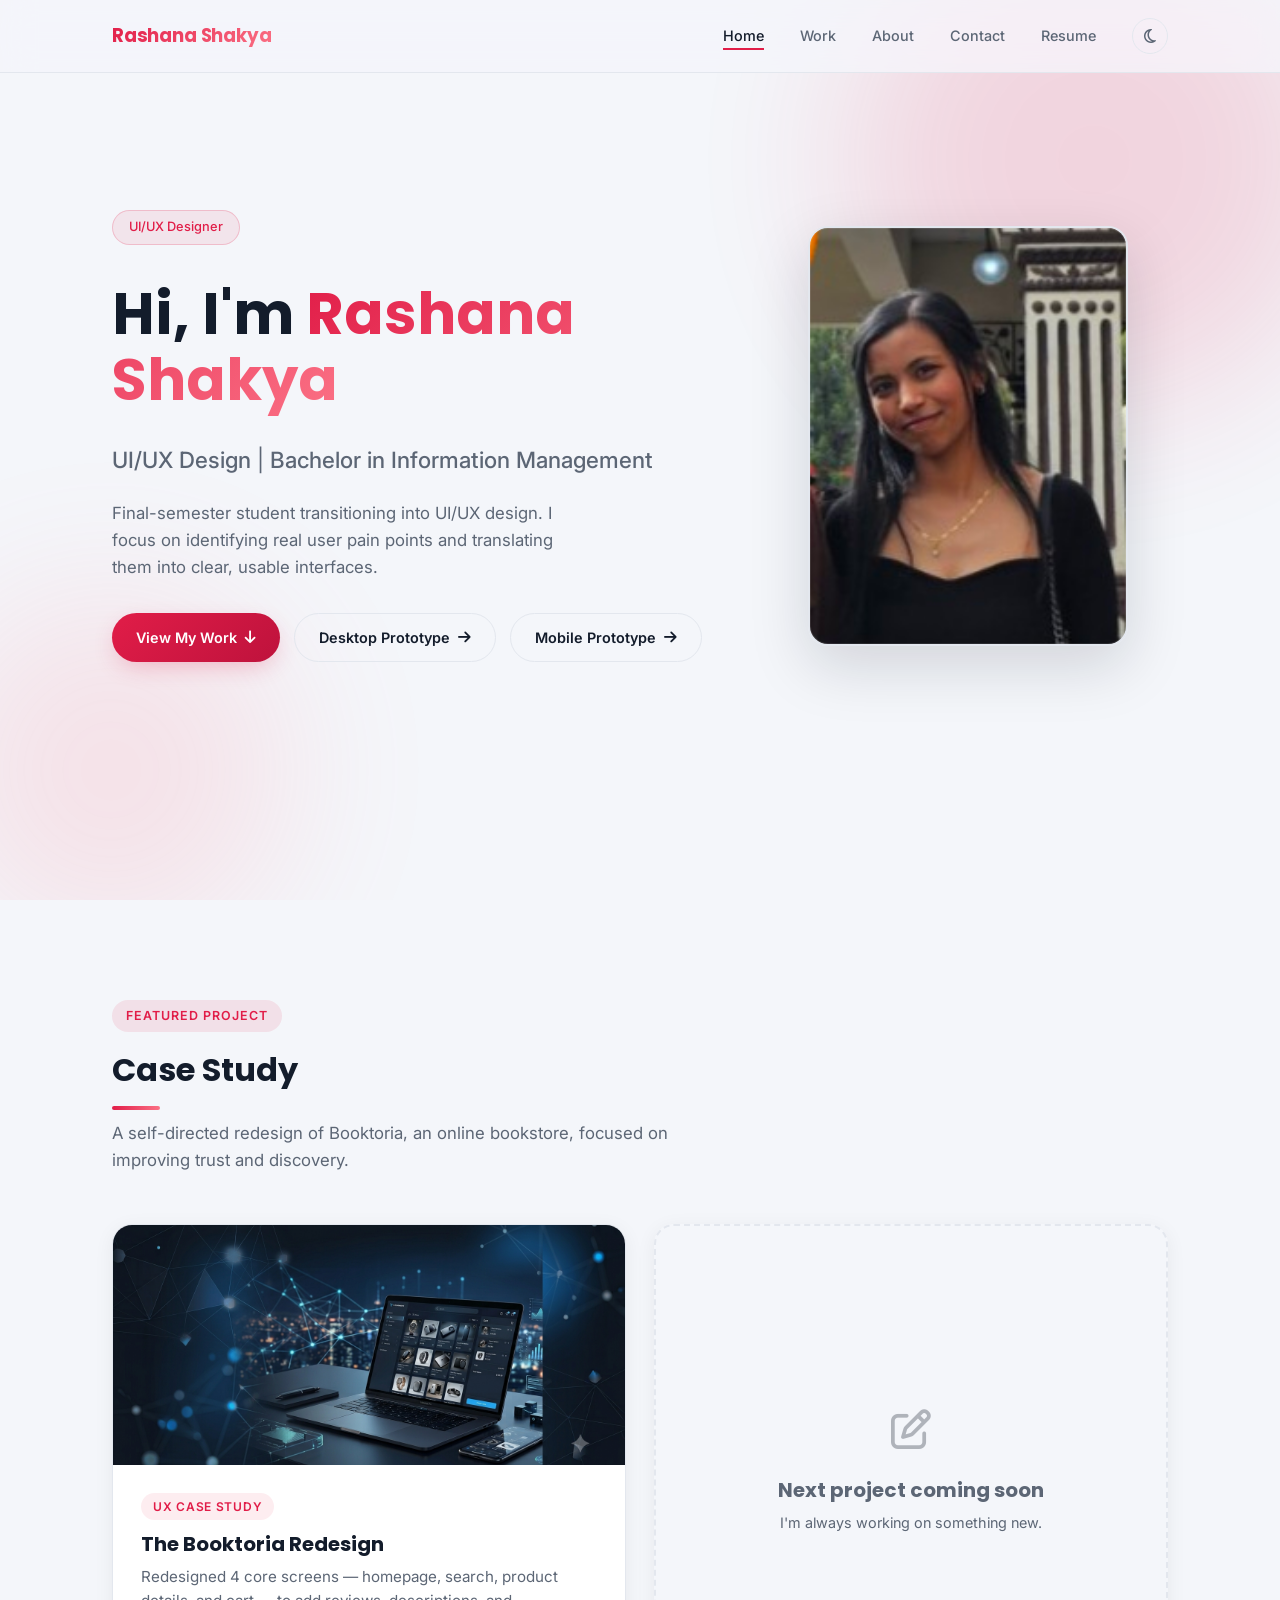
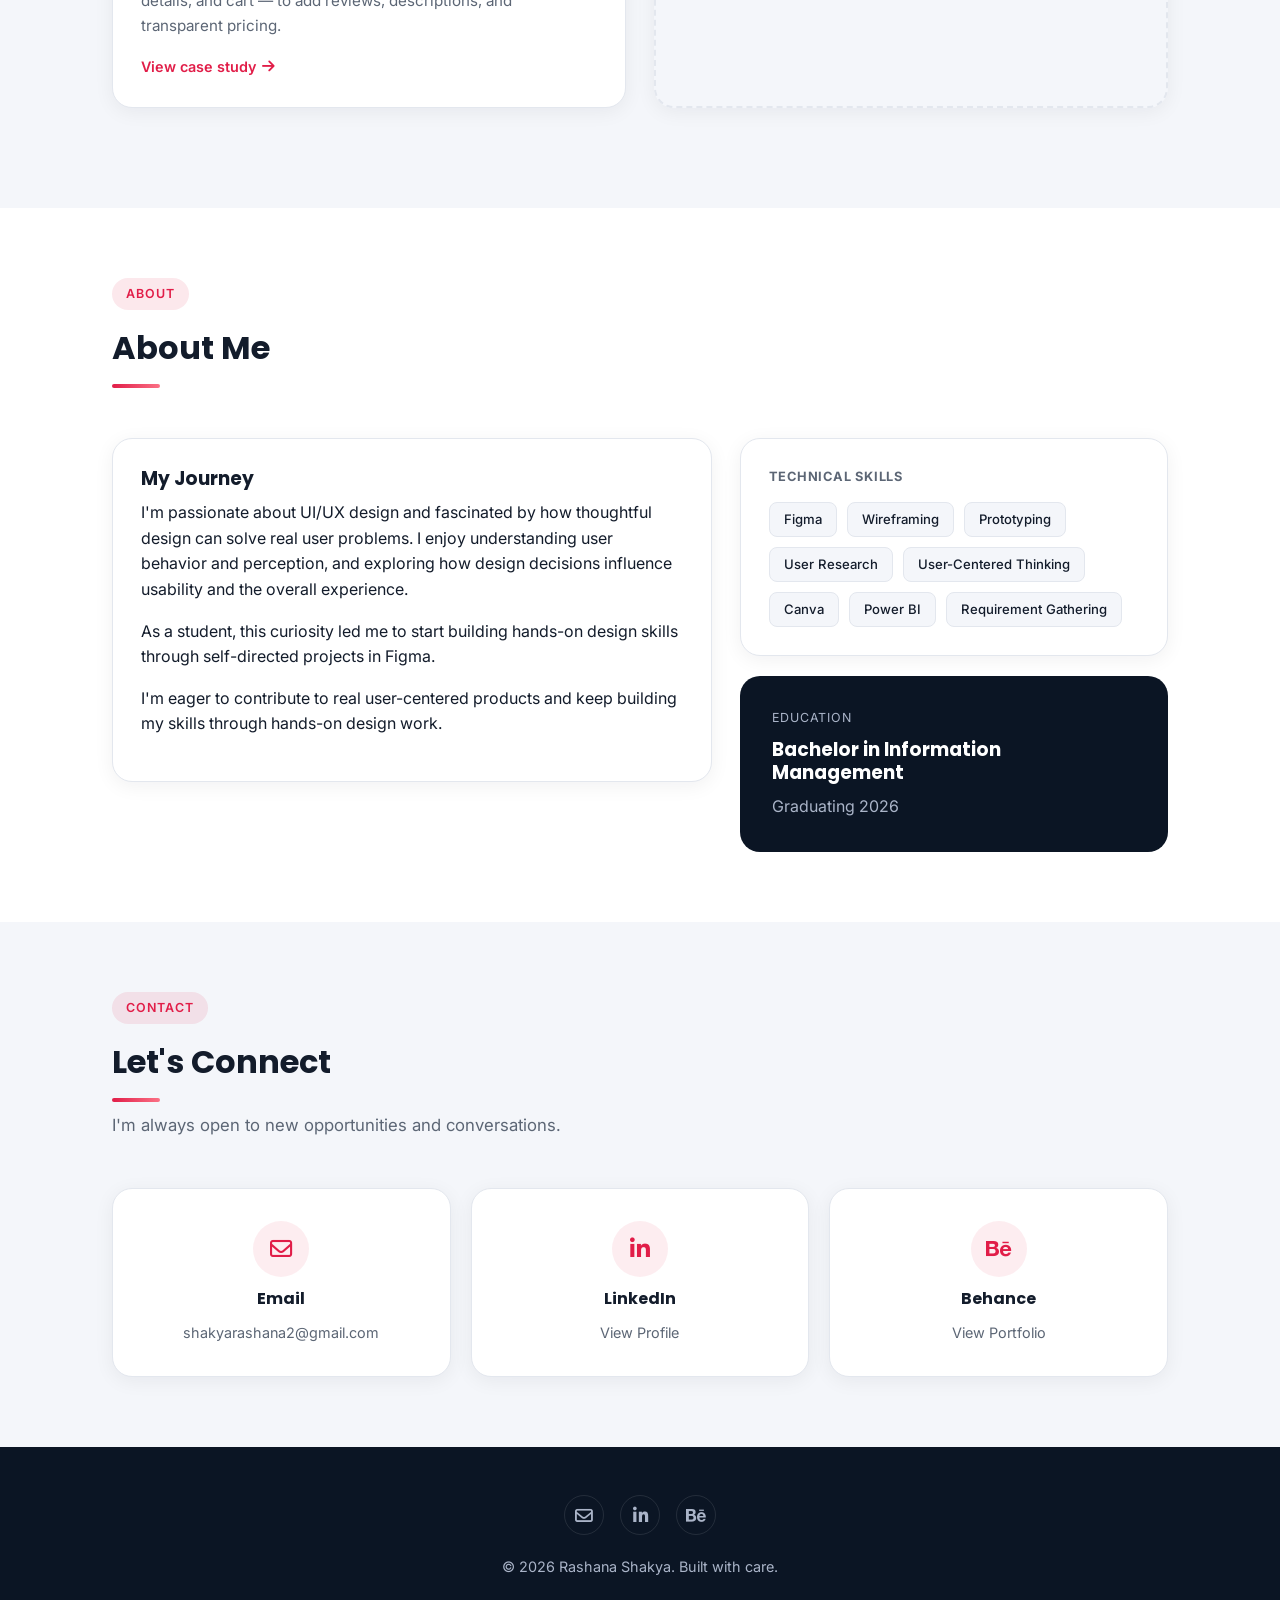
<file: index.html>
<!DOCTYPE html>
<html lang="en" data-theme="light">
<head>
<meta charset="UTF-8" />
<meta name="viewport" content="width=device-width, initial-scale=1.0" />
<title>Rashana Shakya — UI/UX Portfolio</title>
<link rel="stylesheet" href="styles.css" />
<link rel="preconnect" href="https://fonts.googleapis.com">
<link rel="stylesheet" href="https://cdnjs.cloudflare.com/ajax/libs/font-awesome/6.7.2/css/all.min.css">
<link href="https://fonts.googleapis.com/css2?family=Inter:wght@400;500;600;700&family=Poppins:wght@600;700&display=swap" rel="stylesheet">
</head>
<body>

<nav class="site-nav">
  <div class="wrap">
    <a href="index.html" class="brand">Rashana Shakya</a>
    <ul class="nav-links">
      <li><a href="#home" class="active">Home</a></li>
      <li><a href="#work">Work</a></li>
      <li><a href="#about">About</a></li>
      <li><a href="#contact">Contact</a></li>
      <li><a href="resume.html">Resume</a></li>
      <li class="theme-toggle-wrap">
        <button class="theme-toggle" aria-label="Toggle theme">
          <i class="fa-regular fa-moon"></i>
        </button>
      </li>
    </ul>
    <button class="nav-toggle" aria-label="Toggle menu">
      <span></span><span></span><span></span>
    </button>
  </div>
</nav>

<section id="home" class="hero">
  <div class="hero-bg">
    <div class="orb"></div>
    <div class="orb"></div>
  </div>
  <div class="wrap">
    <div class="hero-grid">
      <div class="hero-content">
        <span class="badge reveal">UI/UX Designer</span>
        <h1 class="reveal reveal-delay-1">
          Hi, I'm <span class="gradient-text">Rashana Shakya</span>
        </h1>
        <p class="hero-subtitle reveal reveal-delay-2">
          UI/UX Design <span style="color:var(--text-muted); font-weight:400;">|</span> Bachelor in Information Management
        </p>
        <p class="hero-text reveal reveal-delay-2">
          Final-semester student transitioning into UI/UX design. I focus on
          identifying real user pain points and translating them into clear,
          usable interfaces.
        </p>
        <div class="hero-actions reveal reveal-delay-3">
          <a href="#work" class="btn btn-primary">View My Work <i class="fa-solid fa-arrow-down"></i></a>
          <a href="https://www.figma.com/proto/bwEuZFbxO5GjRgAHo2in4Y/Untitled?node-id=496-8674&t=1kUhNbiL9hLNvFU4-1&scaling=scale-down&content-scaling=fixed&page-id=0%3A1" target="_blank" rel="noopener noreferrer" class="btn btn-outline">Desktop Prototype <i class="fa-solid fa-arrow-right"></i></a>
          <a href="https://www.figma.com/proto/bwEuZFbxO5GjRgAHo2in4Y/Untitled?node-id=617-11908&t=8jiGHm0Whi6sTJyR-1&scaling=scale-down&content-scaling=fixed&page-id=244%3A1156&starting-point-node-id=617%3A11908" target="_blank" rel="noopener noreferrer" class="btn btn-outline">Mobile Prototype <i class="fa-solid fa-arrow-right"></i></a>
        </div>
      </div>
      <div class="hero-image-wrap reveal reveal-delay-2">
        <div>
          <div class="hero-image-frame">
            <img src="images/profile.jpg" alt="Rashana Shakya">
          </div>
        </div>
      </div>
    </div>
  </div>
</section>

<section id="work">
  <div class="wrap">
    <div class="section-head reveal">
      <span class="eyebrow">Featured Project</span>
      <h2 style="font-size: 2rem;">Case Study</h2>
      <div class="section-divider"></div>
      <p>A self-directed redesign of Booktoria, an online bookstore, focused on improving trust and discovery.</p>
    </div>

    <div class="project-grid">
      <div class="project-card reveal" onclick="location.href='case-study.html'">
        <div class="project-card-image">
          <img src="images/hero%20section.png" alt="Booktoria Redesign">
        </div>
        <div class="project-card-body">
          <span class="project-card-tag">UX Case Study</span>
          <h3>The Booktoria Redesign</h3>
          <p>Redesigned 4 core screens — homepage, search, product details, and cart — to add reviews, descriptions, and transparent pricing.</p>
          <span class="project-card-link">View case study <i class="fa-solid fa-arrow-right"></i></span>
        </div>
      </div>

      <div class="project-card reveal reveal-delay-1" style="display:flex; align-items:center; justify-content:center; min-height:300px; background:transparent; border:2px dashed var(--border-soft); cursor:default;">
        <div style="text-align:center; padding:40px;">
          <span style="font-size:2.5rem; display:block; margin-bottom:16px; opacity:0.3;">
            <i class="fa-regular fa-pen-to-square"></i>
          </span>
          <h3 style="color:var(--text-muted);">Next project coming soon</h3>
          <p style="color:var(--text-muted); font-size:0.9rem; margin:0;">I'm always working on something new.</p>
        </div>
      </div>
    </div>
  </div>
</section>

<section id="about" class="tight" style="background: var(--bg-card);">
  <div class="wrap">
    <div class="section-head reveal">
      <span class="eyebrow">About</span>
      <h2 style="font-size: 2rem;">About Me</h2>
      <div class="section-divider"></div>
    </div>

    <div class="about-grid">
      <div class="card reveal">
        <h3>My Journey</h3>
        <p>
          I'm passionate about UI/UX design and fascinated by how thoughtful
          design can solve real user problems. I enjoy understanding user
          behavior and perception, and exploring how design decisions
          influence usability and the overall experience.
        </p>
        <p>
          As a student, this curiosity led me to start building hands-on
          design skills through self-directed projects in Figma.
        </p>
        <p>
          I'm eager to contribute to real user-centered products and keep
          building my skills through hands-on design work.
        </p>
      </div>

      <div class="about-side">
        <div class="card reveal reveal-delay-1">
          <p class="skill-label">Technical Skills</p>
          <div class="skills-grid">
            <span class="tag">Figma</span>
            <span class="tag">Wireframing</span>
            <span class="tag">Prototyping</span>
            <span class="tag">User Research</span>
            <span class="tag">User-Centered Thinking</span>
            <span class="tag">Canva</span>
            <span class="tag">Power BI</span>
            <span class="tag">Requirement Gathering</span>
          </div>
        </div>

        <div class="education-card reveal reveal-delay-2">
          <p class="label">Education</p>
          <h3>Bachelor in Information Management</h3>
          <p>Graduating 2026</p>
        </div>
      </div>
    </div>
  </div>
</section>

<section id="contact" class="tight">
  <div class="wrap">
    <div class="section-head reveal">
      <span class="eyebrow">Contact</span>
      <h2 style="font-size: 2rem;">Let's Connect</h2>
      <div class="section-divider"></div>
      <p>I'm always open to new opportunities and conversations.</p>
    </div>

    <div class="contact-grid">
      <div class="contact-card reveal">
        <div class="icon-wrap">
          <i class="fa-regular fa-envelope"></i>
        </div>
        <h4>Email</h4>
        <a href="mailto:shakyarashana2@gmail.com">shakyarashana2@gmail.com</a>
      </div>

      <div class="contact-card reveal reveal-delay-1">
        <div class="icon-wrap">
          <i class="fa-brands fa-linkedin-in"></i>
        </div>
        <h4>LinkedIn</h4>
        <a href="https://www.linkedin.com/in/rashana-shakya-88655641a/" target="_blank" rel="noopener noreferrer">View Profile</a>
      </div>

      <div class="contact-card reveal reveal-delay-2">
        <div class="icon-wrap">
          <i class="fa-brands fa-behance"></i>
        </div>
        <h4>Behance</h4>
        <a href="https://www.behance.net/rashanashakya" target="_blank" rel="noopener noreferrer">View Portfolio</a>
      </div>
    </div>
  </div>
</section>

<button class="back-to-top" aria-label="Back to top">
  <i class="fa-solid fa-arrow-up"></i>
</button>

<footer class="site-footer">
  <div class="wrap">
    <div class="footer-socials">
      <a href="mailto:shakyarashana2@gmail.com" aria-label="Email"><i class="fa-regular fa-envelope"></i></a>
      <a href="https://www.linkedin.com/in/rashana-shakya-88655641a/" target="_blank" rel="noopener noreferrer" aria-label="LinkedIn"><i class="fa-brands fa-linkedin-in"></i></a>
      <a href="https://www.behance.net/rashanashakya" target="_blank" rel="noopener noreferrer" aria-label="Behance"><i class="fa-brands fa-behance"></i></a>
    </div>
    <p style="margin:0;">&copy; 2026 Rashana Shakya. Built with care.</p>
  </div>
</footer>

<script src="script.js"></script>
</body>
</html>
</file>
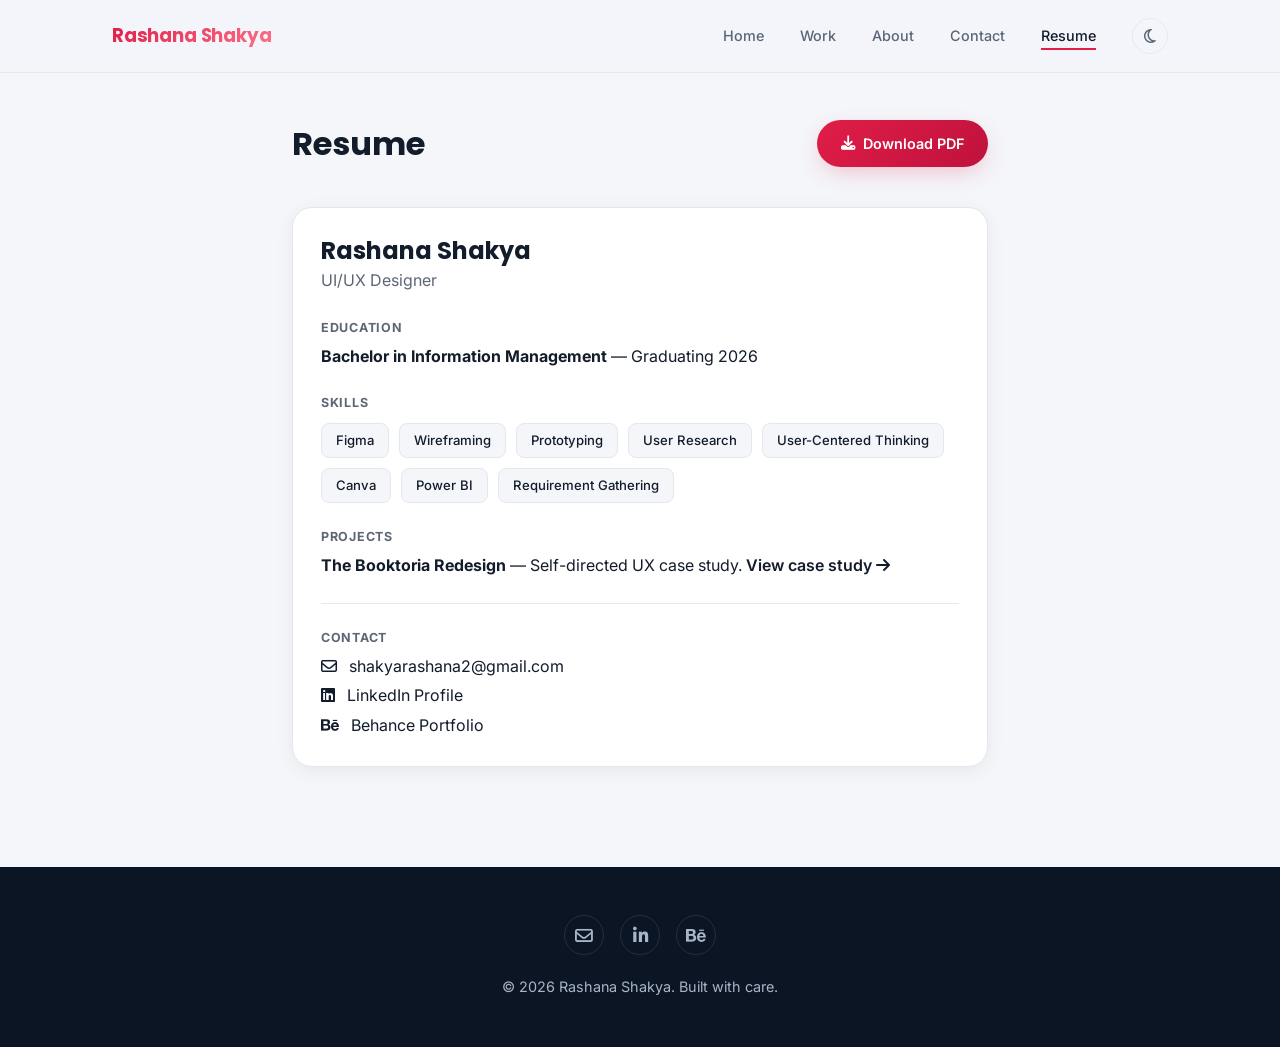
<file: resume.html>
<!DOCTYPE html>
<html lang="en" data-theme="light">
<head>
<meta charset="UTF-8" />
<meta name="viewport" content="width=device-width, initial-scale=1.0" />
<title>Resume — Rashana Shakya</title>
<link rel="stylesheet" href="styles.css" />
<link rel="preconnect" href="https://fonts.googleapis.com">
<link rel="stylesheet" href="https://cdnjs.cloudflare.com/ajax/libs/font-awesome/6.7.2/css/all.min.css">
<link href="https://fonts.googleapis.com/css2?family=Inter:wght@400;500;600;700&family=Poppins:wght@600;700&display=swap" rel="stylesheet">
</head>
<body>

<nav class="site-nav">
  <div class="wrap">
    <a href="index.html" class="brand">Rashana Shakya</a>
    <ul class="nav-links">
      <li><a href="index.html#home">Home</a></li>
      <li><a href="index.html#work">Work</a></li>
      <li><a href="index.html#about">About</a></li>
      <li><a href="index.html#contact">Contact</a></li>
      <li><a href="resume.html" class="active">Resume</a></li>
      <li class="theme-toggle-wrap">
        <button class="theme-toggle" aria-label="Toggle theme">
          <i class="fa-regular fa-moon"></i>
        </button>
      </li>
    </ul>
    <button class="nav-toggle" aria-label="Toggle menu">
      <span></span><span></span><span></span>
    </button>
  </div>
</nav>

<section style="padding-top:120px;">
  <div class="wrap resume-container">
    <div class="resume-header reveal">
      <h1>Resume</h1>
      <a href="UI_UX_Internship_Resume%20pdf.pdf" download class="btn btn-primary">
        <i class="fa-solid fa-download"></i> Download PDF
      </a>
    </div>

    <div class="card reveal">
      <h2 style="margin-bottom:2px;">Rashana Shakya</h2>
      <p style="color:var(--text-muted); margin-bottom:24px;">UI/UX Designer</p>

      <p class="cs-section-label">Education</p>
      <p style="margin-bottom:24px;"><strong>Bachelor in Information Management</strong> — Graduating 2026</p>

      <p class="cs-section-label">Skills</p>
      <div style="display:flex; flex-wrap:wrap; gap:10px; margin-top:10px; margin-bottom:24px;">
        <span class="tag">Figma</span>
        <span class="tag">Wireframing</span>
        <span class="tag">Prototyping</span>
        <span class="tag">User Research</span>
        <span class="tag">User-Centered Thinking</span>
        <span class="tag">Canva</span>
        <span class="tag">Power BI</span>
        <span class="tag">Requirement Gathering</span>
      </div>

      <p class="cs-section-label">Projects</p>
      <p><strong>The Booktoria Redesign</strong> — Self-directed UX case study. <a href="case-study.html" style="color:var(--blue-accent); font-weight:600;">View case study <i class="fa-solid fa-arrow-right"></i></a></p>

      <hr style="border:none; border-top:1px solid var(--border-soft); margin:24px 0;">

      <p class="cs-section-label">Contact</p>
      <p style="margin-bottom:4px;">
        <i class="fa-regular fa-envelope" style="color:var(--blue-accent); margin-right:8px;"></i>
        <a href="mailto:shakyarashana2@gmail.com" style="color:var(--blue-accent);">shakyarashana2@gmail.com</a>
      </p>
      <p style="margin-bottom:4px;">
        <i class="fa-brands fa-linkedin" style="color:var(--blue-accent); margin-right:8px;"></i>
        <a href="https://www.linkedin.com/in/rashana-shakya-88655641a/" target="_blank" rel="noopener noreferrer" style="color:var(--blue-accent);">LinkedIn Profile</a>
      </p>
      <p style="margin:0;">
        <i class="fa-brands fa-behance" style="color:var(--blue-accent); margin-right:8px;"></i>
        <a href="https://www.behance.net/rashanashakya" target="_blank" rel="noopener noreferrer" style="color:var(--blue-accent);">Behance Portfolio</a>
      </p>
    </div>
  </div>
</section>

<button class="back-to-top" aria-label="Back to top">
  <i class="fa-solid fa-arrow-up"></i>
</button>

<footer class="site-footer">
  <div class="wrap">
    <div class="footer-socials">
      <a href="mailto:shakyarashana2@gmail.com" aria-label="Email"><i class="fa-regular fa-envelope"></i></a>
      <a href="https://www.linkedin.com/in/rashana-shakya-88655641a/" target="_blank" rel="noopener noreferrer" aria-label="LinkedIn"><i class="fa-brands fa-linkedin-in"></i></a>
      <a href="https://www.behance.net/rashanashakya" target="_blank" rel="noopener noreferrer" aria-label="Behance"><i class="fa-brands fa-behance"></i></a>
    </div>
    <p style="margin:0;">&copy; 2026 Rashana Shakya. Built with care.</p>
  </div>
</footer>

<script src="script.js"></script>
</body>
</html>
</file>
<file: styles.css>
:root {
  --navy-950: #0b1524;
  --navy-800: #11213a;
  --accent: #e11d48;
  --accent-light: #fb7185;
  --accent-glow: rgba(225, 29, 72, 0.3);
  --bg-page: #f4f6fa;
  --bg-card: #ffffff;
  --border-soft: #e3e7ee;
  --text-dark: #131c2b;
  --text-muted: #5c6675;
  --text-on-navy: #eef1f8;
  --text-on-navy-muted: #aab4c8;
  --font-display: "Poppins", "Segoe UI", sans-serif;
  --font-body: "Inter", "Segoe UI", sans-serif;
  --max-width: 1120px;
  --radius-lg: 20px;
  --radius-md: 14px;
  --radius-sm: 8px;
  --shadow-card: 0 4px 20px rgba(11, 21, 36, 0.06);
  --shadow-card-hover: 0 12px 40px rgba(11, 21, 36, 0.12);
  --transition: 0.3s cubic-bezier(0.4, 0, 0.2, 1);
}

[data-theme="dark"] {
  --bg-page: #0a0f1a;
  --bg-card: #111827;
  --border-soft: #1e293b;
  --text-dark: #f1f5f9;
  --text-muted: #94a3b8;
  --shadow-card: 0 4px 20px rgba(0, 0, 0, 0.2);
  --shadow-card-hover: 0 12px 40px rgba(0, 0, 0, 0.4);
}

[data-theme="dark"] .site-nav {
  background: rgba(10, 15, 26, 0.85);
}

[data-theme="dark"] .nav-links a:hover,
[data-theme="dark"] .nav-links a.active {
  color: var(--text-on-navy);
}

[data-theme="dark"] .btn-outline {
  color: var(--text-on-navy);
  border-color: rgba(255,255,255,0.15);
}

[data-theme="dark"] .btn-outline:hover {
  border-color: var(--accent-light);
  color: var(--accent-light);
}

[data-theme="dark"] .tag {
  color: var(--text-on-navy);
  background: var(--bg-card);
  border-color: rgba(255,255,255,0.1);
}

[data-theme="dark"] .nav-toggle span {
  background: var(--text-on-navy);
}

[data-theme="dark"] .contact-card {
  background: var(--bg-card);
  border-color: var(--border-soft);
}

[data-theme="dark"] .site-nav .wrap {
  border-bottom-color: transparent;
}

[data-theme="dark"] .badge {
  color: var(--text-on-navy-muted);
  background: rgba(255,255,255,0.05);
  border-color: rgba(255,255,255,0.1);
}

* { box-sizing: border-box; }

html { scroll-behavior: smooth; }

body {
  margin: 0;
  font-family: var(--font-body);
  background: var(--bg-page);
  color: var(--text-dark);
  line-height: 1.6;
  -webkit-font-smoothing: antialiased;
  transition: background var(--transition), color var(--transition);
}

h1, h2, h3, h4 {
  font-family: var(--font-display);
  color: var(--text-dark);
  margin: 0 0 0.5em 0;
  line-height: 1.25;
}

p { margin: 0 0 1em 0; }

a { color: inherit; text-decoration: none; }

img { max-width: 100%; display: block; }

.wrap {
  max-width: var(--max-width);
  margin: 0 auto;
  padding: 0 32px;
}

.gradient-text {
  background: linear-gradient(135deg, var(--accent), var(--accent-light));
  -webkit-background-clip: text;
  -webkit-text-fill-color: transparent;
  background-clip: text;
}

/* ===== NAVIGATION ===== */
.site-nav {
  position: fixed;
  top: 0;
  left: 0;
  right: 0;
  z-index: 50;
  background: rgba(244, 246, 250, 0.8);
  backdrop-filter: blur(16px) saturate(1.8);
  border-bottom: 1px solid var(--border-soft);
  transition: background var(--transition), box-shadow var(--transition);
}

.site-nav.scrolled {
  box-shadow: 0 4px 30px rgba(0, 0, 0, 0.08);
}

.site-nav .wrap {
  display: flex;
  align-items: center;
  justify-content: space-between;
  height: 72px;
}

.brand {
  font-family: var(--font-display);
  font-weight: 700;
  font-size: 1.15rem;
  letter-spacing: -0.01em;
  background: linear-gradient(135deg, var(--accent), var(--accent-light));
  -webkit-background-clip: text;
  -webkit-text-fill-color: transparent;
  background-clip: text;
}

.nav-links {
  display: flex;
  gap: 36px;
  list-style: none;
  margin: 0;
  padding: 0;
  align-items: center;
}

.nav-links a {
  font-size: 0.9rem;
  color: var(--text-muted);
  font-weight: 500;
  transition: color var(--transition);
  padding: 6px 0;
  position: relative;
}

.nav-links a::after {
  content: '';
  position: absolute;
  bottom: 0;
  left: 0;
  width: 0;
  height: 2px;
  background: var(--accent);
  transition: width var(--transition);
}

.nav-links a:hover::after,
.nav-links a.active::after {
  width: 100%;
}

.nav-links a:hover,
.nav-links a.active {
  color: var(--text-dark);
}

.nav-toggle {
  display: none;
  background: none;
  border: none;
  cursor: pointer;
  padding: 4px;
  z-index: 51;
}

.nav-toggle span {
  display: block;
  width: 22px;
  height: 2px;
  background: var(--text-dark);
  margin: 5px 0;
  transition: all 0.3s ease;
  border-radius: 2px;
}

.nav-toggle.open span:nth-child(1) {
  transform: rotate(45deg) translate(5px, 5px);
}

.nav-toggle.open span:nth-child(2) {
  opacity: 0;
}

.nav-toggle.open span:nth-child(3) {
  transform: rotate(-45deg) translate(5px, -5px);
}

/* Theme toggle */
.theme-toggle {
  background: none;
  border: 1.5px solid var(--border-soft);
  border-radius: 50%;
  width: 36px;
  height: 36px;
  display: flex;
  align-items: center;
  justify-content: center;
  cursor: pointer;
  font-size: 1rem;
  transition: all var(--transition);
  color: var(--text-muted);
  padding: 0;
}

.theme-toggle:hover {
  border-color: var(--accent);
  color: var(--accent);
  transform: rotate(15deg);
}

/* ===== BUTTONS ===== */
.btn {
  display: inline-flex;
  align-items: center;
  gap: 8px;
  font-family: var(--font-body);
  font-weight: 600;
  font-size: 0.9rem;
  padding: 12px 24px;
  border-radius: 999px;
  border: none;
  cursor: pointer;
  transition: all var(--transition);
}

.btn:hover { transform: translateY(-2px); }

.btn-primary {
  background: linear-gradient(135deg, var(--accent), #be123c);
  color: #fff;
  box-shadow: 0 8px 24px -6px var(--accent-glow);
}

.btn-primary:hover {
  box-shadow: 0 12px 32px -6px var(--accent-glow);
  opacity: 0.95;
}

.btn-outline {
  background: transparent;
  color: var(--text-dark);
  border: 1.5px solid var(--border-soft);
}

.btn-outline:hover {
  border-color: var(--accent);
  color: var(--accent);
  box-shadow: 0 4px 16px rgba(225, 29, 72, 0.15);
}

/* ===== BADGE / TAG ===== */
.eyebrow {
  display: inline-block;
  font-size: 0.78rem;
  font-weight: 600;
  letter-spacing: 0.08em;
  text-transform: uppercase;
  color: var(--accent);
  background: rgba(225, 29, 72, 0.1);
  padding: 6px 14px;
  border-radius: 999px;
  margin-bottom: 18px;
}

.badge {
  display: inline-block;
  font-size: 0.8rem;
  font-weight: 500;
  color: var(--accent);
  background: rgba(225, 29, 72, 0.08);
  border: 1px solid rgba(225, 29, 72, 0.2);
  padding: 6px 16px;
  border-radius: 999px;
  margin-bottom: 20px;
}

.tag {
  display: inline-block;
  font-size: 0.82rem;
  font-weight: 500;
  color: var(--text-dark);
  background: var(--bg-page);
  border: 1px solid var(--border-soft);
  padding: 6px 14px;
  border-radius: var(--radius-sm);
  transition: all var(--transition);
}

.tag:hover {
  border-color: var(--accent);
  color: var(--accent);
  transform: translateY(-1px);
}

/* ===== SECTION SPACING ===== */
section { padding: 100px 0; }
section.tight { padding: 70px 0; }

.section-head { margin-bottom: 50px; }

.section-head p {
  color: var(--text-muted);
  max-width: 560px;
  margin-top: 10px;
  font-size: 1.05rem;
}

.section-divider {
  width: 48px;
  height: 4px;
  background: linear-gradient(90deg, var(--accent), var(--accent-light));
  border-radius: 4px;
  margin-top: 12px;
}

/* ===== CARD ===== */
.card {
  background: var(--bg-card);
  border: 1px solid var(--border-soft);
  border-radius: var(--radius-lg);
  padding: 28px;
  box-shadow: var(--shadow-card);
  transition: all var(--transition);
}

.card:hover {
  box-shadow: var(--shadow-card-hover);
  transform: translateY(-2px);
}

/* ===== HERO ===== */
.hero {
  min-height: 100vh;
  display: flex;
  align-items: center;
  padding-top: 72px;
  position: relative;
  overflow: hidden;
}

.hero-bg {
  position: absolute;
  inset: 0;
  overflow: hidden;
  pointer-events: none;
}

.hero-bg .orb {
  position: absolute;
  border-radius: 50%;
  filter: blur(80px);
  opacity: 0.15;
  animation: float 20s ease-in-out infinite;
}

.hero-bg .orb:nth-child(1) {
  width: 500px;
  height: 500px;
  background: var(--accent);
  top: -10%;
  right: -5%;
  animation-delay: 0s;
}

.hero-bg .orb:nth-child(2) {
  width: 350px;
  height: 350px;
  background: var(--accent-light);
  bottom: -5%;
  left: -5%;
  animation-delay: -7s;
}

@keyframes float {
  0%, 100% { transform: translate(0, 0) scale(1); }
  33% { transform: translate(30px, -30px) scale(1.05); }
  66% { transform: translate(-20px, 20px) scale(0.95); }
}

.hero-grid {
  display: grid;
  grid-template-columns: 1.2fr 0.8fr;
  gap: 56px;
  align-items: center;
  position: relative;
  z-index: 1;
}

.hero-content h1 {
  font-size: clamp(2.5rem, 5vw, 3.6rem);
  margin-top: 16px;
  line-height: 1.15;
}

.hero-subtitle {
  font-size: clamp(1.1rem, 2.5vw, 1.4rem);
  font-weight: 500;
  color: var(--text-muted);
  margin-top: 8px;
}

.hero-text {
  font-size: 1.05rem;
  color: var(--text-muted);
  max-width: 480px;
  margin-top: 20px;
}

.hero-actions {
  display: flex;
  gap: 14px;
  margin-top: 32px;
  flex-wrap: wrap;
}

.hero-image-wrap {
  position: relative;
  display: flex;
  justify-content: center;
}

.hero-image-frame {
  width: 320px;
  height: 420px;
  border-radius: 20px;
  overflow: hidden;
  border: 2px solid var(--border-soft);
  box-shadow: 0 20px 60px rgba(11, 21, 36, 0.15);
  position: relative;
  transition: all var(--transition);
}

.hero-image-frame:hover {
  transform: scale(1.02);
  box-shadow: 0 30px 80px rgba(11, 21, 36, 0.2);
}

.hero-image-frame img {
  width: 100%;
  height: 100%;
  object-fit: cover;
  object-position: center top;
}

.hero-image-frame::after {
  content: '';
  position: absolute;
  inset: 0;
  border-radius: 18px;
  border: 1px solid rgba(255,255,255,0.1);
  pointer-events: none;
}

/* ===== PROJECT CARDS ===== */
.project-grid {
  display: grid;
  grid-template-columns: 1fr 1fr;
  gap: 28px;
}

.project-card {
  background: var(--bg-card);
  border: 1px solid var(--border-soft);
  border-radius: var(--radius-lg);
  overflow: hidden;
  box-shadow: var(--shadow-card);
  transition: all var(--transition);
  cursor: pointer;
  position: relative;
}

.project-card:hover {
  box-shadow: var(--shadow-card-hover);
  transform: translateY(-4px);
}

.project-card-image {
  height: 240px;
  overflow: hidden;
  position: relative;
}

.project-card-image img {
  width: 100%;
  height: 100%;
  object-fit: cover;
  transition: transform 0.5s ease;
}

.project-card:hover .project-card-image img {
  transform: scale(1.05);
}

.project-card-body {
  padding: 28px;
}

.project-card-tag {
  display: inline-block;
  font-size: 0.75rem;
  font-weight: 600;
  letter-spacing: 0.06em;
  text-transform: uppercase;
  color: var(--accent);
  background: rgba(225, 29, 72, 0.08);
  padding: 4px 12px;
  border-radius: 999px;
  margin-bottom: 12px;
}

.project-card h3 {
  font-size: 1.25rem;
  margin-bottom: 8px;
}

.project-card p {
  color: var(--text-muted);
  font-size: 0.95rem;
  margin-bottom: 16px;
}

.project-card-link {
  color: var(--accent);
  font-weight: 600;
  font-size: 0.9rem;
  display: inline-flex;
  align-items: center;
  gap: 6px;
  transition: gap var(--transition);
}

.project-card:hover .project-card-link {
  gap: 10px;
}

/* ===== ABOUT ===== */
.about-grid {
  display: grid;
  grid-template-columns: 1.4fr 1fr;
  gap: 28px;
  align-items: start;
}

.about-side {
  display: flex;
  flex-direction: column;
  gap: 20px;
}

.skills-grid {
  display: flex;
  flex-wrap: wrap;
  gap: 10px;
}

.education-card {
  background: var(--navy-950);
  color: var(--text-on-navy);
  border-radius: var(--radius-lg);
  padding: 32px;
}

.education-card h3 { color: #fff; }
.education-card p { color: var(--text-on-navy-muted); margin: 0; }

.education-card .label {
  font-size: 0.78rem;
  letter-spacing: 0.06em;
  text-transform: uppercase;
  color: var(--text-on-navy-muted);
  margin-bottom: 10px;
}

.skill-label {
  font-size: 0.8rem;
  font-weight: 700;
  letter-spacing: 0.06em;
  text-transform: uppercase;
  color: var(--text-muted);
  margin-bottom: 14px;
}

/* ===== TIMELINE ===== */
.timeline {
  position: relative;
  padding-left: 32px;
}

.timeline::before {
  content: '';
  position: absolute;
  left: 8px;
  top: 0;
  bottom: 0;
  width: 2px;
  background: var(--border-soft);
}

.timeline-item {
  position: relative;
  padding-bottom: 36px;
}

.timeline-item:last-child {
  padding-bottom: 0;
}

.timeline-item::before {
  content: '';
  position: absolute;
  left: -26px;
  top: 6px;
  width: 12px;
  height: 12px;
  border-radius: 50%;
  background: var(--accent);
  border: 3px solid var(--bg-page);
  box-shadow: 0 0 0 2px var(--accent);
}

.timeline-item .date {
  font-size: 0.82rem;
  color: var(--text-muted);
  font-weight: 500;
  margin-bottom: 4px;
}

.timeline-item h4 {
  font-size: 1.1rem;
  margin-bottom: 4px;
}

.timeline-item p {
  color: var(--text-muted);
  font-size: 0.95rem;
  margin: 0;
}

/* ===== CONTACT ===== */
.contact-grid {
  display: grid;
  grid-template-columns: repeat(3, 1fr);
  gap: 20px;
}

.contact-card {
  background: var(--bg-card);
  border: 1px solid var(--border-soft);
  border-radius: var(--radius-lg);
  padding: 32px 24px;
  display: flex;
  flex-direction: column;
  align-items: center;
  text-align: center;
  gap: 12px;
  box-shadow: var(--shadow-card);
  transition: all var(--transition);
}

.contact-card:hover {
  box-shadow: var(--shadow-card-hover);
  transform: translateY(-4px);
}

.contact-card .icon-wrap {
  width: 56px;
  height: 56px;
  border-radius: 50%;
  display: flex;
  align-items: center;
  justify-content: center;
  font-size: 1.4rem;
  background: rgba(225, 29, 72, 0.08);
  color: var(--accent);
  transition: all var(--transition);
}

.contact-card:hover .icon-wrap {
  background: var(--accent);
  color: #fff;
  transform: scale(1.1);
}

.contact-card h4 {
  font-size: 1rem;
  margin-bottom: 0;
}

.contact-card a {
  color: var(--text-muted);
  font-size: 0.9rem;
  transition: color var(--transition);
}

.contact-card a:hover {
  color: var(--accent);
}

/* ===== FOOTER ===== */
.site-footer {
  background: var(--navy-950);
  color: var(--text-on-navy-muted);
  padding: 48px 0;
  font-size: 0.9rem;
  text-align: center;
}

.site-footer .footer-socials {
  display: flex;
  justify-content: center;
  gap: 16px;
  margin-bottom: 20px;
}

.site-footer .footer-socials a {
  width: 40px;
  height: 40px;
  border-radius: 50%;
  border: 1px solid rgba(255,255,255,0.1);
  display: flex;
  align-items: center;
  justify-content: center;
  color: var(--text-on-navy-muted);
  font-size: 1.1rem;
  transition: all var(--transition);
}

.site-footer .footer-socials a:hover {
  border-color: var(--accent);
  color: var(--accent);
  transform: translateY(-2px);
}

/* ===== BACK TO TOP ===== */
.back-to-top {
  position: fixed;
  bottom: 32px;
  right: 32px;
  width: 44px;
  height: 44px;
  border-radius: 50%;
  background: var(--bg-card);
  border: 1px solid var(--border-soft);
  box-shadow: var(--shadow-card);
  display: flex;
  align-items: center;
  justify-content: center;
  cursor: pointer;
  font-size: 1.1rem;
  color: var(--text-muted);
  z-index: 40;
  opacity: 0;
  transform: translateY(20px);
  pointer-events: none;
  transition: all var(--transition);
}

.back-to-top.visible {
  opacity: 1;
  transform: translateY(0);
  pointer-events: auto;
}

.back-to-top:hover {
  border-color: var(--accent);
  color: var(--accent);
  transform: translateY(-3px);
  box-shadow: var(--shadow-card-hover);
}

/* ===== SCROLL ANIMATIONS ===== */
.reveal {
  opacity: 0;
  transform: translateY(30px);
  transition: opacity 0.6s ease, transform 0.6s ease;
}

.reveal.visible {
  opacity: 1;
  transform: translateY(0);
}

.reveal-delay-1 { transition-delay: 0.1s; }
.reveal-delay-2 { transition-delay: 0.2s; }
.reveal-delay-3 { transition-delay: 0.3s; }
.reveal-delay-4 { transition-delay: 0.4s; }

/* ===== CASE STUDY SPECIFIC ===== */
.cs-info-grid {
  grid-template-columns: 1.5fr 1fr;
  align-items: start;
}

.cs-hero-image {
  width: 100%;
  border-radius: var(--radius-lg);
  display: block;
  box-shadow: 0 20px 60px rgba(11, 21, 36, 0.15);
}

.cs-section-label {
  font-size: 0.78rem;
  font-weight: 700;
  letter-spacing: 0.06em;
  text-transform: uppercase;
  color: var(--text-muted);
  margin-bottom: 6px;
}

.cs-section-value {
  font-weight: 600;
  margin-bottom: 18px;
  font-size: 0.95rem;
}

.cs-section-value:last-child {
  margin-bottom: 0;
}

.cs-showcase-item {
  margin-bottom: 40px;
}

.cs-showcase-item:last-child {
  margin-bottom: 0;
}

.cs-showcase-image {
  background: #111827;
  padding: 20px;
  border-radius: var(--radius-lg);
}

.cs-showcase-image img {
  width: 100%;
  border-radius: 12px;
  display: block;
}

.cs-showcase-item h4 {
  margin-top: 18px;
  font-size: 1.1rem;
}

.cs-showcase-item p {
  color: var(--text-muted);
  font-size: 0.95rem;
}

.mockup-grid {
  display: grid;
  grid-template-columns: repeat(4, 1fr);
  gap: 16px;
}

.phone-mockup {
  background: var(--navy-950);
  border-radius: 28px;
  border: 0.5px solid var(--navy-950);
  overflow: hidden;
  box-shadow: 0 20px 40px -20px rgba(11, 21, 36, 0.4);
  aspect-ratio: 9 / 18;
}

.phone-mockup img {
  width: 100%;
  height: 100%;
  object-fit: cover;
  display: block;
}

.before-after-image {
  background: #111827;
  padding: 20px;
  border-radius: var(--radius-lg);
  max-width: 600px;
  margin: 0 auto;
}

.before-after-image img {
  width: 100%;
  border-radius: 12px;
  display: block;
}

.cs-cta-card {
  text-align: center;
  padding: 48px;
}

.cs-cta-card h2 {
  font-size: 1.6rem;
  margin-bottom: 16px;
}

.cs-cta-card p {
  color: var(--text-muted);
  margin-bottom: 28px;
}

.cs-cta-actions {
  display: flex;
  justify-content: center;
  gap: 16px;
  flex-wrap: wrap;
}

/* ===== RESUME PAGE ===== */
.resume-container {
  max-width: 760px;
}

.resume-header {
  display: flex;
  justify-content: space-between;
  align-items: center;
  flex-wrap: wrap;
  gap: 16px;
  margin-bottom: 40px;
}

.resume-header h1 {
  font-size: 2rem;
  margin: 0;
}

/* ===== GRID UTILITIES ===== */
.grid-2 {
  display: grid;
  grid-template-columns: 1fr 1fr;
  gap: 28px;
}

.grid-3 {
  display: grid;
  grid-template-columns: repeat(3, 1fr);
  gap: 20px;
}

.grid-4 {
  display: grid;
  grid-template-columns: repeat(4, 1fr);
  gap: 20px;
}

/* Prevent iOS zoom on inputs */
input, textarea, button, select { font-size: 16px; }

/* ===== RESPONSIVE ===== */

/* Tablet landscape / small desktop (up to 900px) */
@media (max-width: 900px) {
  .grid-2, .grid-3, .grid-4, .project-grid, .about-grid, .hero-grid,
  .contact-grid, .mockup-grid { grid-template-columns: 1fr; }
  section { padding: 64px 0; }
  section.tight { padding: 48px 0; }
  .hero { min-height: auto; padding: 100px 0 64px; }
  .hero-image-frame { width: 240px; height: 320px; }
  .hero-grid { gap: 40px; }
  .hero-text { max-width: 100%; }
  .hero-actions { gap: 12px; }
  .section-head { margin-bottom: 36px; }
  .section-head p { max-width: 100%; }
  .cs-showcase-image { padding: 12px; }
  .cs-cta-card { padding: 32px 20px; }
  .cs-cta-card h2 { font-size: 1.3rem; }
  .mockup-grid { grid-template-columns: repeat(2, 1fr); }
  .before-after-image { max-width: 100%; }
}

/* Tablet portrait / large phone (720px and below) */
@media (max-width: 720px) {
  .site-nav {
    position: fixed;
    top: 0;
    left: 0;
    right: 0;
    z-index: 50;
    background: var(--bg-page);
  }
  [data-theme="dark"] .site-nav { background: var(--bg-page); }
  .site-nav .wrap { height: 64px; padding: 0 20px; }
  .nav-toggle { display: block; }
  .nav-links {
    position: absolute;
    top: 100%;
    left: 0;
    width: 100%;
    height: calc(100vh - 64px);
    background: var(--bg-page);
    flex-direction: column;
    gap: 0;
    padding: 24px 24px 32px;
    transform: translateY(-8px);
    opacity: 0;
    pointer-events: none;
    transition: opacity 0.25s ease, transform 0.25s ease;
    overflow-y: auto;
    margin: 0;
    z-index: -1;
  }
  .nav-links.open {
    opacity: 1;
    transform: translateY(0);
    pointer-events: auto;
  }
  .nav-links li {
    width: 100%;
    list-style: none;
  }
  .nav-links a {
    padding: 16px 0;
    font-size: 1.15rem;
    font-weight: 500;
    border-bottom: 1px solid var(--border-soft);
    width: 100%;
    display: block;
    color: var(--text-dark);
  }
  .nav-links a::after { display: none; }
  .nav-links a:hover { color: var(--accent); }
  .nav-links .theme-toggle-wrap {
    margin-top: 12px;
    width: 100%;
  }
  .nav-links .theme-toggle-wrap .theme-toggle {
    width: auto;
    height: auto;
    border: none;
    padding: 16px 0;
    font-size: 1.15rem;
    justify-content: flex-start;
    gap: 10px;
    border-radius: 0;
    border-bottom: 1px solid var(--border-soft);
    width: 100%;
    color: var(--text-muted);
    font-weight: 500;
  }
  section { padding: 48px 0; }
  section.tight { padding: 36px 0; }
  .hero { padding: 80px 0 48px; }
  .hero-image-frame { width: 200px; height: 270px; }
  .hero-grid { gap: 28px; }
  .hero-content h1 { font-size: clamp(2rem, 8vw, 2.5rem); }
  .hero-subtitle { font-size: clamp(1rem, 3.5vw, 1.2rem); }
  .hero-text { font-size: 0.95rem; }
  .hero-actions { gap: 10px; flex-direction: column; }
  .hero-actions .btn { width: 100%; justify-content: center; }
  .hero-image-wrap { order: -1; }
  .hero-image-wrap > div { width: 100%; display: flex; justify-content: center; }
  .section-head { margin-bottom: 28px; }
  .section-head h2 { font-size: 1.5rem !important; }
  .card { padding: 20px; }
  .project-card-image { height: 200px; }
  .project-card-body { padding: 20px; }
  .project-card h3 { font-size: 1.1rem; }
  .contact-card { padding: 24px 16px; }
  .cs-showcase-item { margin-bottom: 28px; }
  .cs-showcase-image { padding: 10px; }
  .callout-dark, .callout-navy { padding: 28px 20px !important; }
  .callout-dark h3, .callout-navy h3 { font-size: 1.2rem !important; }
  .back-to-top { bottom: 20px; right: 20px; width: 40px; height: 40px; }
  .site-footer { padding: 36px 0; }
  .mockup-grid { grid-template-columns: repeat(2, 1fr); gap: 12px; }
  .cs-cta-card { padding: 28px 16px; }
  .cs-cta-card h2 { font-size: 1.2rem; }
  .cs-cta-actions { flex-direction: column; }
  .cs-cta-actions .btn { width: 100%; justify-content: center; }
  .grid-2 { gap: 20px; }
  .about-grid { gap: 20px; }
  .about-side { gap: 16px; }
  .education-card { padding: 24px; }
  .resume-header { flex-direction: column; align-items: flex-start; }
  .resume-header h1 { font-size: 1.5rem; }
  .resume-header .btn { width: 100%; justify-content: center; }
  .phone-mockup { border-radius: 18px; }
}

/* Small phones (480px and below) */
@media (max-width: 480px) {
  .wrap { padding: 0 16px; }
  .site-nav .wrap { height: 56px; }
  .nav-links { top: 100%; height: calc(100vh - 56px); padding: 16px 16px 24px; }
  .brand { font-size: 1rem; }
  .hero { padding: 68px 0 36px; }
  .hero-image-frame { width: 160px; height: 220px; border-radius: 14px; }
  section { padding: 36px 0; }
  section.tight { padding: 28px 0; }
  .section-head { margin-bottom: 24px; }
  .section-head p { font-size: 0.9rem; }
  .btn { font-size: 0.85rem; padding: 10px 18px; }
  .project-card-image { height: 180px; }
  .mockup-grid { grid-template-columns: 1fr; gap: 16px; max-width: 280px; margin: 0 auto; }
  .contact-card { padding: 20px 12px; }
  .contact-card .icon-wrap { width: 48px; height: 48px; font-size: 1.2rem; }
  .badge { font-size: 0.72rem; padding: 4px 12px; }
  .cs-hero-image { border-radius: var(--radius-md); }
  .resume-container { padding: 0; }
  .back-to-top { width: 36px; height: 36px; font-size: 0.9rem; bottom: 16px; right: 16px; }
}
</file>
